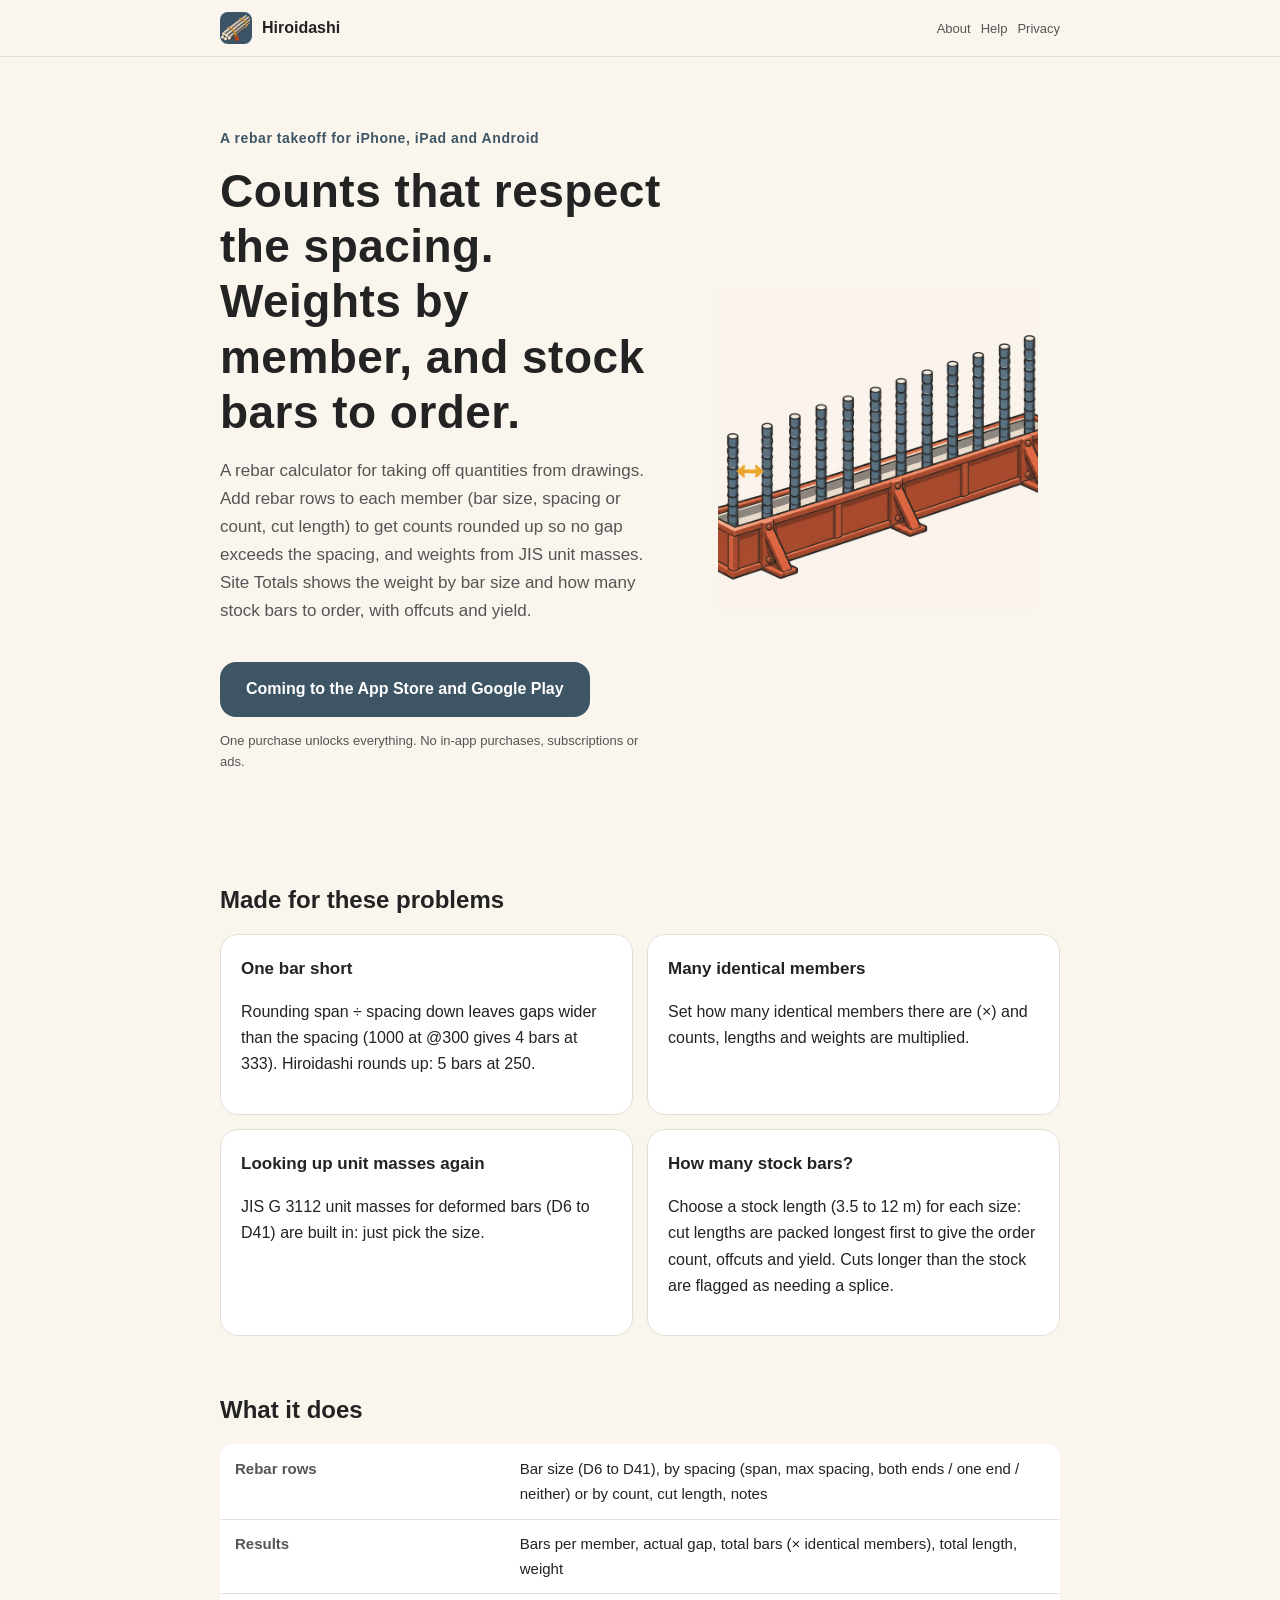
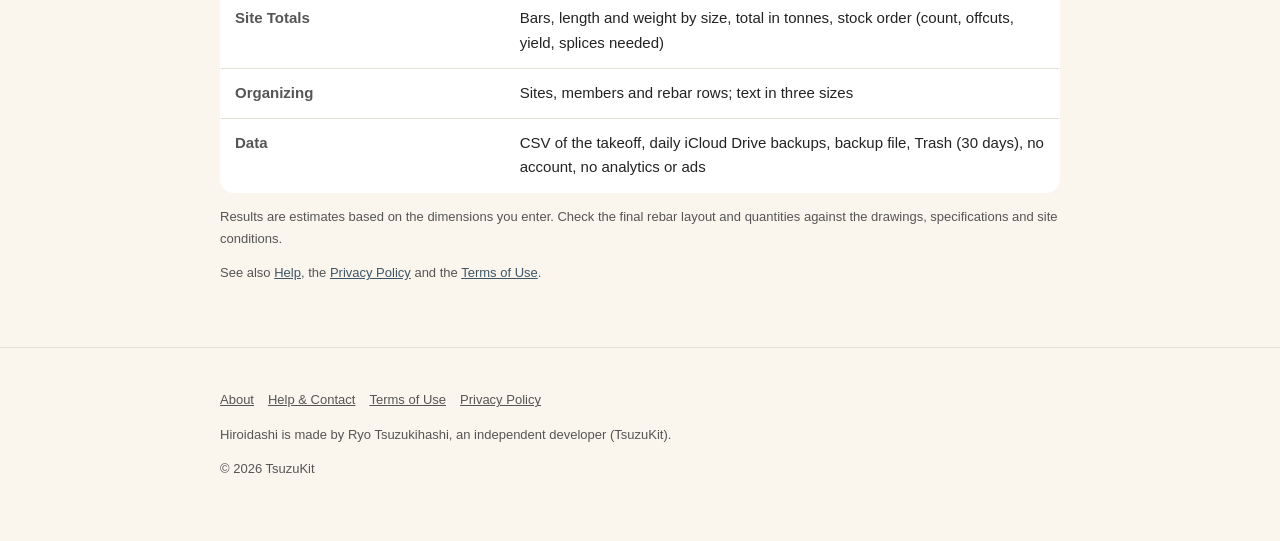
<file: index.html>
<!DOCTYPE html>
<html lang="ja" data-title-ja="ひろいだし｜鉄筋の本数・重量・定尺の計算" data-title-en="Hiroidashi | Rebar takeoff calculator">
<head>
<meta charset="UTF-8">
<meta name="viewport" content="width=device-width, initial-scale=1">
<script>(function(){var l=navigator.languages&&navigator.languages.length?navigator.languages:[navigator.language||"ja"],p="en";for(var i=0;i<l.length;i++){var c=String(l[i]).toLowerCase();if(c.indexOf("ja")===0){p="ja";break}if(c.indexOf("en")===0){p="en";break}}var d=document.documentElement;d.lang=p;var t=d.getAttribute("data-title-"+p);if(t){document.title=t}})();</script>
<title>ひろいだし｜鉄筋の本数・重量・定尺の計算</title>
<meta name="description" content="配置長とピッチから、ピッチを超えないように切り上げて本数を出し、部材ごとに径ごとの重さ、現場の集計で定尺を何本頼むかまで。買い切り・広告なし。 / Bar counts rounded up so no gap exceeds the spacing, weights by bar size for each member, and how many stock bars to order. One purchase, no ads.">
<meta property="og:title" content="ひろいだし｜鉄筋の本数・重量・定尺の計算">
<meta property="og:description" content="配置長とピッチから、ピッチを超えないように切り上げて本数を出し、部材ごとに径ごとの重さ、現場の集計で定尺を何本頼むかまで。買い切り・広告なし。">
<meta property="og:type" content="website">
<meta property="og:url" content="https://hiroidashi.tsuzukit.com/">
<meta property="og:image" content="https://hiroidashi.tsuzukit.com/assets/og.jpg">
<link rel="icon" href="assets/icon.png">
<link rel="apple-touch-icon" href="assets/icon.png">
<link rel="stylesheet" href="style.css">
</head>
<body>
<div data-l="ja" lang="ja">
<header class="site"><div class="wrap">
<a class="brand" href="./"><img src="assets/icon.png" alt="" width="32" height="32">ひろいだし</a>
<nav class="site"><a href="./">紹介</a><a href="support.html">使い方</a><a href="privacy.html">プライバシー</a></nav>
</div></header>
<main class="wrap">
<section class="hero">
<div>
<p class="eyebrow">iPhone・iPad・Android の鉄筋の拾い出し</p>
<h1>本数は、ピッチ以下で。<br>部材ごとの重さと、定尺の発注まで。</h1>
<p class="lead">図面から鉄筋の数量を拾い出す、配筋の計算アプリです。部材ごとに鉄筋の行（径・ピッチか本数・切寸）を足すと、間隔がピッチを超えないように切り上げた本数と、JIS の単位質量で重さが出ます。現場の集計では、径ごとの重さと、定尺を何本頼むか（端材・歩留まり）まで出します。</p>
<a class="cta" href="#store" id="store">App Store・Google Play で配信予定</a>
<p class="note">買い切りで全部の機能が使え、アプリ内課金・サブスクリプション・広告はありません。</p>
</div>
<img src="assets/hero.jpg" alt="組んだ鉄筋のそばで、図面を見ながら数量を拾い出している様子のイラスト" width="360">
</section>

<h2>こんな困りごとのために</h2>
<div class="grid two">
<div class="card"><h3>本数が1本足りない</h3><p>「配置長 ÷ ピッチ」を切り捨てると、間隔がピッチを超えます（1000 を @300 なら 4 本・間隔 333）。ひろいだしは切り上げて 5 本・間隔 250 と出します。</p></div>
<div class="card"><h3>同じ部材がいくつもある</h3><p>部材に「同じ部材の数（× 箇所）」を入れると、本数・総長・重さにかけて出します。</p></div>
<div class="card"><h3>重さの単位質量を調べ直す</h3><p>JIS G 3112 の異形棒鋼（D6〜D41）の単位質量を中に持っているので、径を選ぶだけです。</p></div>
<div class="card"><h3>定尺から何本切れるか分からない</h3><p>径ごとに定尺（3.5〜12 m）を選ぶと、切寸の長い順に詰めて、発注の本数・端材・歩留まりを出します。定尺より長い切寸は「継手が要る」と出します。</p></div>
</div>

<h2>できること</h2>
<table>
<tr><th>鉄筋の行</th><td>径（D6〜D41）・ピッチで（配置長・ピッチ・両端／片端／両端なし）か本数で・切寸・メモ</td></tr>
<tr><th>出す値</th><td>1部材の本数・実際の間隔・合計本数（× 箇所）・総長・重さ</td></tr>
<tr><th>現場の集計</th><td>径ごとの本数・総長・重さ・合計の t・定尺の発注（本数・端材・歩留まり・継手が要る本数）</td></tr>
<tr><th>まとめ方</th><td>現場 → 部材 → 鉄筋の行・字の大きさ（3段）</td></tr>
<tr><th>データ</th><td>拾い出しの CSV・iCloud Drive の毎日の控え・控えのファイル・ゴミ箱（30日）・アカウントなし・解析と広告なし</td></tr>
</table>
<p class="note">計算は入れた寸法をもとにした目安です。最終的な配筋や数量は、図面・仕様書・施工条件で確かめてください。</p>
<p class="note"><a href="support.html">使い方</a>・<a href="privacy.html">プライバシーポリシー</a>・<a href="terms.html">利用規約</a>もご覧ください。</p>
</main>
<footer class="site"><div class="wrap">
<p><a href="./">紹介</a><a href="support.html">使い方とお問い合わせ</a><a href="terms.html">利用規約</a><a href="privacy.html">プライバシーポリシー</a></p>
<p>ひろいだしは、個人開発者の續橋涼（TsuzuKit）が作っているアプリです。</p>
<p>© 2026 TsuzuKit</p>
</div></footer>
</div>
<div data-l="en" lang="en">
<header class="site"><div class="wrap">
<a class="brand" href="./"><img src="assets/icon.png" alt="" width="32" height="32">Hiroidashi</a>
<nav class="site"><a href="./">About</a><a href="support.html">Help</a><a href="privacy.html">Privacy</a></nav>
</div></header>
<main class="wrap">
<section class="hero">
<div>
<p class="eyebrow">A rebar takeoff for iPhone, iPad and Android</p>
<h1>Counts that respect the spacing.<br>Weights by member, and stock bars to order.</h1>
<p class="lead">A rebar calculator for taking off quantities from drawings. Add rebar rows to each member (bar size, spacing or count, cut length) to get counts rounded up so no gap exceeds the spacing, and weights from JIS unit masses. Site Totals shows the weight by bar size and how many stock bars to order, with offcuts and yield.</p>
<a class="cta" href="#store" id="store">Coming to the App Store and Google Play</a>
<p class="note">One purchase unlocks everything. No in-app purchases, subscriptions or ads.</p>
</div>
<img src="assets/hero.jpg" alt="Illustration of a rebar takeoff from drawings next to a rebar cage" width="360">
</section>

<h2>Made for these problems</h2>
<div class="grid two">
<div class="card"><h3>One bar short</h3><p>Rounding span ÷ spacing down leaves gaps wider than the spacing (1000 at @300 gives 4 bars at 333). Hiroidashi rounds up: 5 bars at 250.</p></div>
<div class="card"><h3>Many identical members</h3><p>Set how many identical members there are (×) and counts, lengths and weights are multiplied.</p></div>
<div class="card"><h3>Looking up unit masses again</h3><p>JIS G 3112 unit masses for deformed bars (D6 to D41) are built in: just pick the size.</p></div>
<div class="card"><h3>How many stock bars?</h3><p>Choose a stock length (3.5 to 12 m) for each size: cut lengths are packed longest first to give the order count, offcuts and yield. Cuts longer than the stock are flagged as needing a splice.</p></div>
</div>

<h2>What it does</h2>
<table>
<tr><th>Rebar rows</th><td>Bar size (D6 to D41), by spacing (span, max spacing, both ends / one end / neither) or by count, cut length, notes</td></tr>
<tr><th>Results</th><td>Bars per member, actual gap, total bars (× identical members), total length, weight</td></tr>
<tr><th>Site Totals</th><td>Bars, length and weight by size, total in tonnes, stock order (count, offcuts, yield, splices needed)</td></tr>
<tr><th>Organizing</th><td>Sites, members and rebar rows; text in three sizes</td></tr>
<tr><th>Data</th><td>CSV of the takeoff, daily iCloud Drive backups, backup file, Trash (30 days), no account, no analytics or ads</td></tr>
</table>
<p class="note">Results are estimates based on the dimensions you enter. Check the final rebar layout and quantities against the drawings, specifications and site conditions.</p>
<p class="note">See also <a href="support.html">Help</a>, the <a href="privacy.html">Privacy Policy</a> and the <a href="terms.html">Terms of Use</a>.</p>
</main>
<footer class="site"><div class="wrap">
<p><a href="./">About</a><a href="support.html">Help & Contact</a><a href="terms.html">Terms of Use</a><a href="privacy.html">Privacy Policy</a></p>
<p>Hiroidashi is made by Ryo Tsuzukihashi, an independent developer (TsuzuKit).</p>
<p>© 2026 TsuzuKit</p>
</div></footer>
</div>
</body>
</html>
</file>
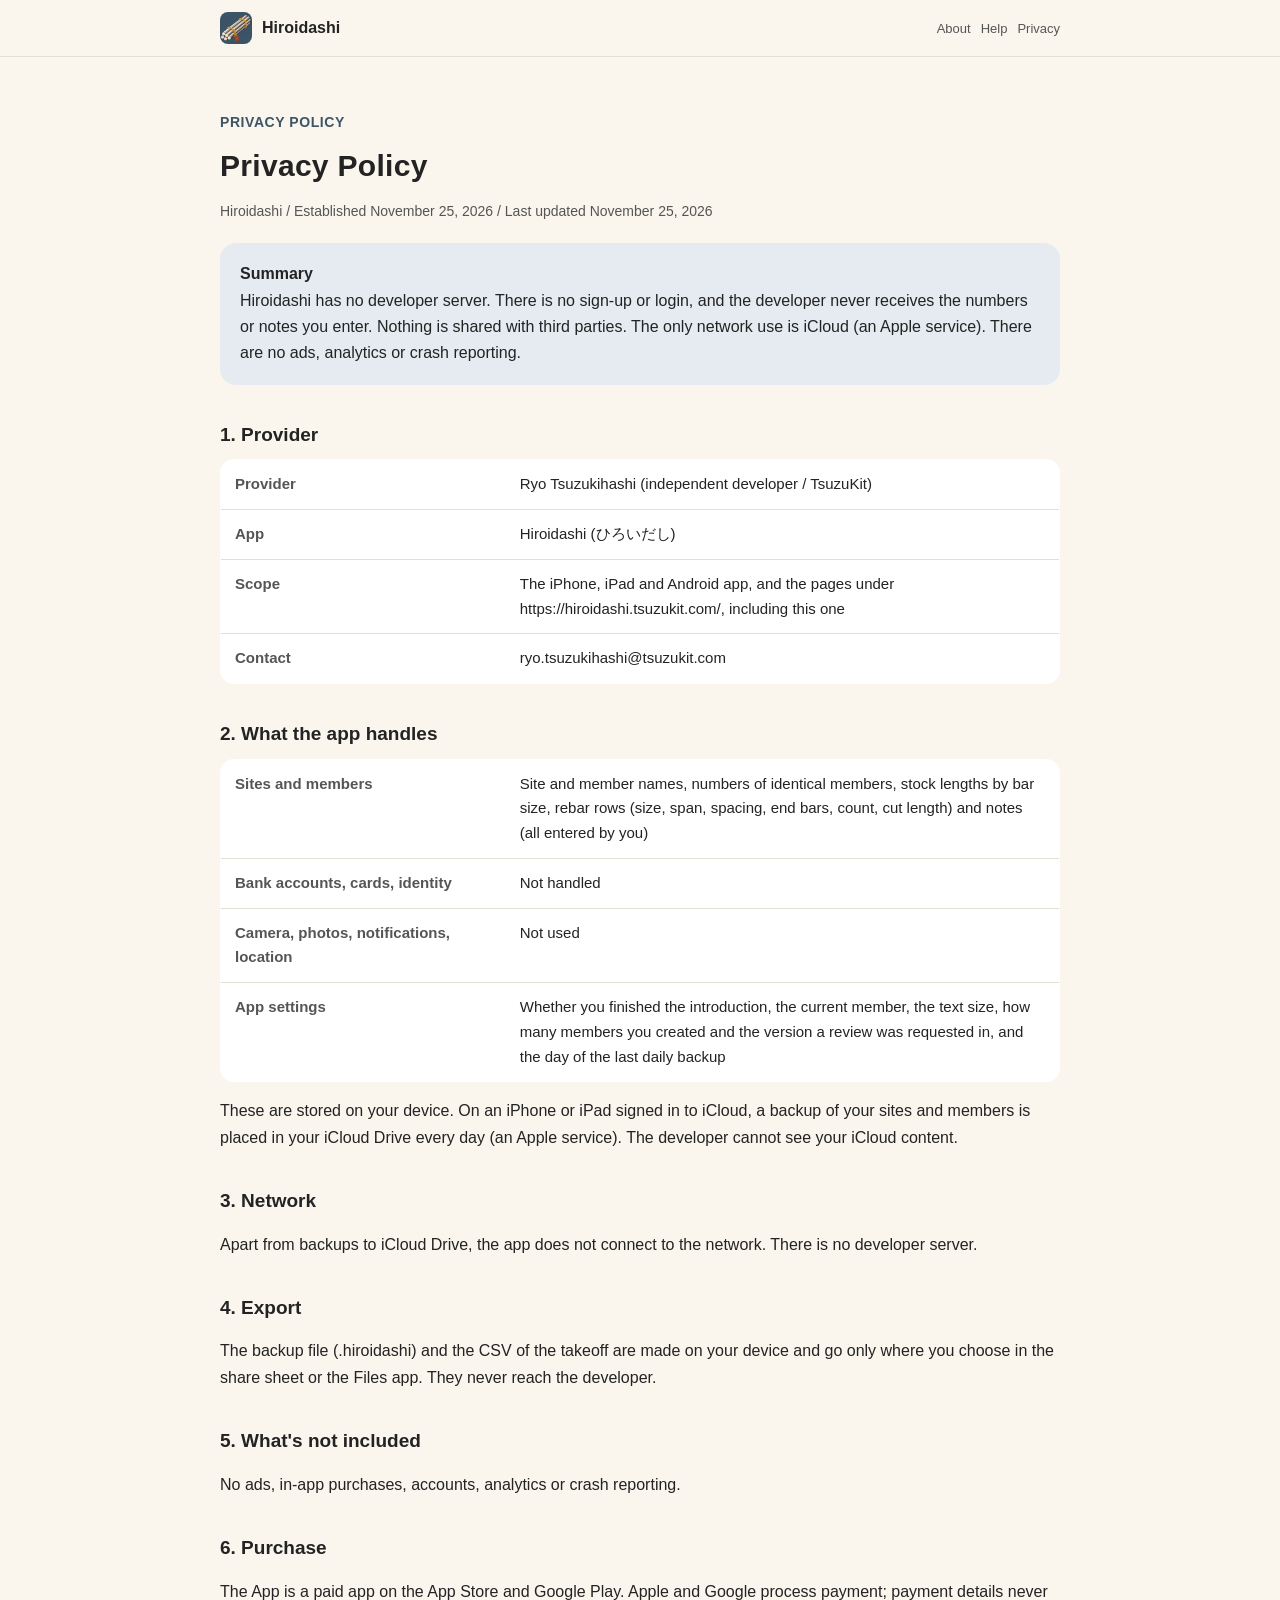
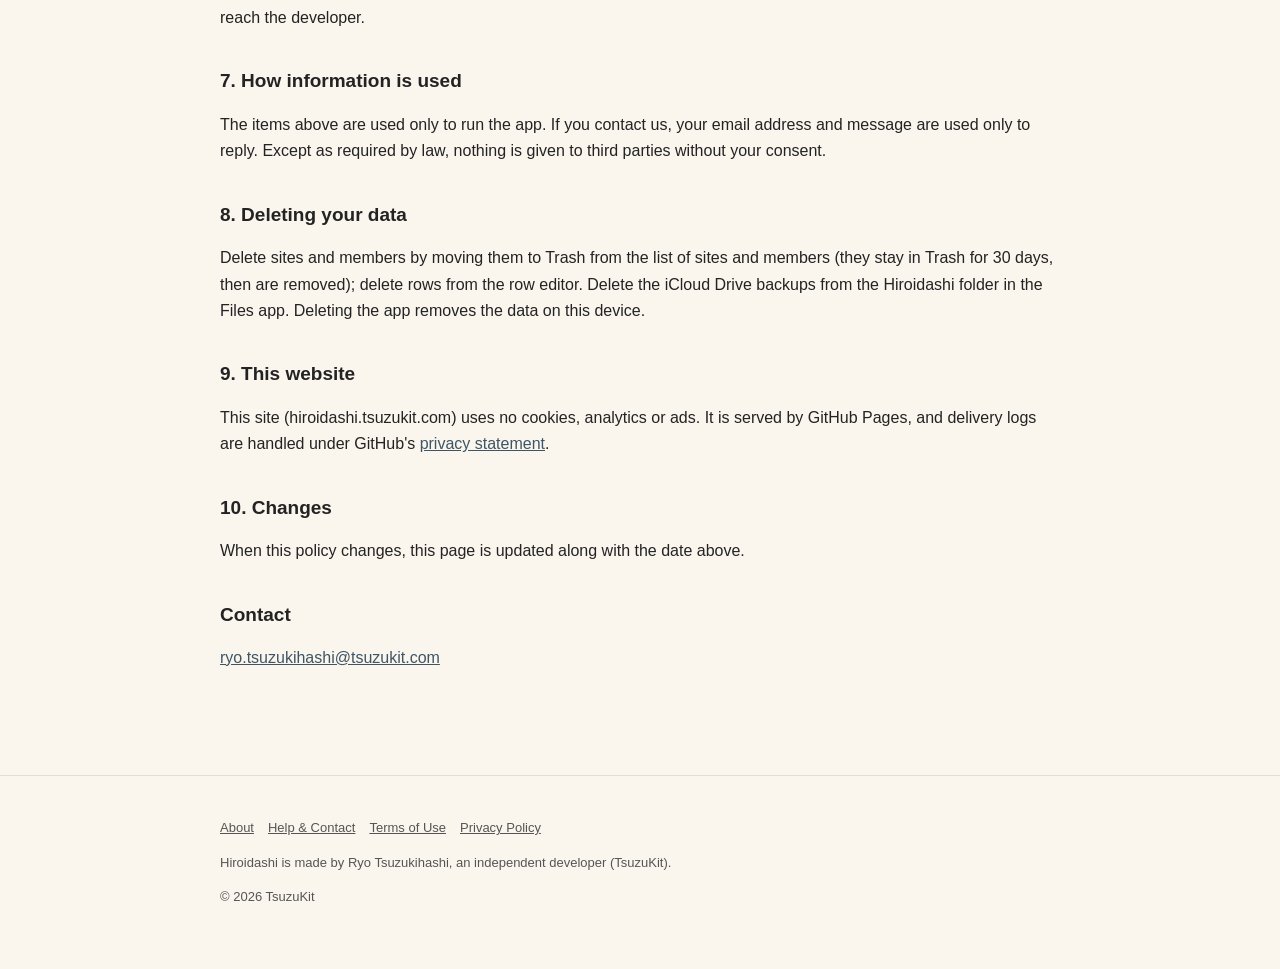
<file: privacy.html>
<!DOCTYPE html>
<html lang="ja" data-title-ja="プライバシーポリシー - ひろいだし" data-title-en="Privacy Policy - Hiroidashi">
<head>
<meta charset="UTF-8">
<meta name="viewport" content="width=device-width, initial-scale=1">
<script>(function(){var l=navigator.languages&&navigator.languages.length?navigator.languages:[navigator.language||"ja"],p="en";for(var i=0;i<l.length;i++){var c=String(l[i]).toLowerCase();if(c.indexOf("ja")===0){p="ja";break}if(c.indexOf("en")===0){p="en";break}}var d=document.documentElement;d.lang=p;var t=d.getAttribute("data-title-"+p);if(t){document.title=t}})();</script>
<title>プライバシーポリシー - ひろいだし</title>
<meta name="description" content="ひろいだしのプライバシーポリシー。開発者は個人情報を集めません。拾い出しは端末の外に送りません。 / Privacy Policy for Hiroidashi. The developer collects no personal information. Your takeoff never leaves your device.">
<meta property="og:title" content="プライバシーポリシー - ひろいだし">
<meta property="og:description" content="ひろいだしのプライバシーポリシー。開発者は個人情報を集めません。拾い出しは端末の外に送りません。">
<meta property="og:type" content="website">
<meta property="og:url" content="https://hiroidashi.tsuzukit.com/privacy.html">
<meta property="og:image" content="https://hiroidashi.tsuzukit.com/assets/og.jpg">
<link rel="icon" href="assets/icon.png">
<link rel="apple-touch-icon" href="assets/icon.png">
<link rel="stylesheet" href="style.css">
</head>
<body>
<div data-l="ja" lang="ja">
<header class="site"><div class="wrap">
<a class="brand" href="./"><img src="assets/icon.png" alt="" width="32" height="32">ひろいだし</a>
<nav class="site"><a href="./">紹介</a><a href="support.html">使い方</a><a href="privacy.html">プライバシー</a></nav>
</div></header>
<main class="wrap">
<article class="doc">
<p class="eyebrow">PRIVACY POLICY</p>
<h1>プライバシーポリシー</h1>
<p class="meta">ひろいだし／制定日 2026年11月25日／改定日 2026年11月25日</p>
<div class="summary"><strong>このポリシーの要旨</strong><br>ひろいだしは、開発者のサーバーを持たないアプリです。アカウント登録やログインはなく、開発者があなたの打った数やメモを受け取ることはありません。第三者に渡すこともありません。通信は iCloud（Apple のサービス）だけです。広告、分析ツール、クラッシュを報告する仕組みは入れていません。</div>
<h2>1. 提供者</h2>
<table>
<tr><th>提供者</th><td>續橋涼（個人開発者 / TsuzuKit）</td></tr>
<tr><th>アプリ名</th><td>ひろいだし（英語名 Hiroidashi）</td></tr>
<tr><th>対象</th><td>iPhone・iPad・Android 向けアプリと、このページを含む https://hiroidashi.tsuzukit.com/ 配下のページ</td></tr>
<tr><th>連絡先</th><td>ryo.tsuzukihashi@tsuzukit.com</td></tr>
</table>
<h2>2. アプリが扱うもの</h2>
<table>
<tr><th>現場と部材</th><td>現場と部材の名前・同じ部材の数・径ごとの定尺・鉄筋の行（径・配置長・ピッチ・端・本数・切寸）・メモ（どれもあなたが入れたもの）</td></tr>
<tr><th>銀行の口座・カード・本人の情報</th><td>扱いません</td></tr>
<tr><th>カメラ・写真・通知・位置</th><td>使いません</td></tr>
<tr><th>アプリの設定</th><td>案内を終えたかどうか・いまの部材・字の大きさ・作った部材の数とレビューのお願いを出した版・毎日の控えの日</td></tr>
</table>
<p>これらは端末の中に保存します。iCloud に入っている iPhone・iPad では、現場と部材の控えをあなたの iCloud Drive に毎日置きます（Apple のサービス）。開発者は、あなたの iCloud の中身を見ることはできません。</p>
<h2>3. 通信</h2>
<p>iCloud Drive への控えのほかに、通信はしません。開発者のサーバーはありません。</p>
<h2>4. 書き出し</h2>
<p>控えのファイル（.hiroidashi）と拾い出しの CSV は端末の中で作ります。送り先は、あなたが共有の画面やファイル App で選んだ場所です。開発者には届きません。</p>
<h2>5. 入れていないもの</h2>
<p>広告・アプリ内課金・アカウント登録・分析ツール・クラッシュの報告は入れていません。</p>
<h2>6. 購入</h2>
<p>本アプリは App Store と Google Play の有料アプリです。お支払いは Apple・Google が処理し、支払いの情報は開発者には届きません。</p>
<h2>7. 情報を使う目的</h2>
<p>上のものは、アプリを動かすためだけに使います。お問い合わせをいただいたときは、メールアドレスと内容をお返事のためだけに使います。法令にもとづく場合を除き、本人の同意なく第三者に渡すことはありません。</p>
<h2>8. 消したいとき</h2>
<p>現場と部材は、現場と部材の一覧からゴミ箱に入れて消せます（ゴミ箱に30日残り、そのあと消えます）。行は、行の窓から消せます。iCloud Drive の控えは、ファイル App の「Hiroidashi」のフォルダから消せます。アプリを消すと、端末の中のデータは消えます。</p>
<h2>9. このウェブサイトについて</h2>
<p>このサイト（hiroidashi.tsuzukit.com）は、Cookie も、アクセスを計測する仕組みも、広告も使っていません。サイトは GitHub Pages で配信しており、配信の記録は GitHub の <a href="https://docs.github.com/ja/site-policy/privacy-policies/github-general-privacy-statement">プライバシーについての声明</a> に沿って扱われます。</p>
<h2>10. 改定</h2>
<p>このポリシーを変えるときは、このページを書きかえ、上の改定日を新しくします。</p>
<h2>お問い合わせ</h2>
<p><a href="mailto:ryo.tsuzukihashi@tsuzukit.com">ryo.tsuzukihashi@tsuzukit.com</a></p>
</article>
</main>
<footer class="site"><div class="wrap">
<p><a href="./">紹介</a><a href="support.html">使い方とお問い合わせ</a><a href="terms.html">利用規約</a><a href="privacy.html">プライバシーポリシー</a></p>
<p>ひろいだしは、個人開発者の續橋涼（TsuzuKit）が作っているアプリです。</p>
<p>© 2026 TsuzuKit</p>
</div></footer>
</div>
<div data-l="en" lang="en">
<header class="site"><div class="wrap">
<a class="brand" href="./"><img src="assets/icon.png" alt="" width="32" height="32">Hiroidashi</a>
<nav class="site"><a href="./">About</a><a href="support.html">Help</a><a href="privacy.html">Privacy</a></nav>
</div></header>
<main class="wrap">
<article class="doc">
<p class="eyebrow">PRIVACY POLICY</p>
<h1>Privacy Policy</h1>
<p class="meta">Hiroidashi / Established November 25, 2026 / Last updated November 25, 2026</p>
<div class="summary"><strong>Summary</strong><br>Hiroidashi has no developer server. There is no sign-up or login, and the developer never receives the numbers or notes you enter. Nothing is shared with third parties. The only network use is iCloud (an Apple service). There are no ads, analytics or crash reporting.</div>
<h2>1. Provider</h2>
<table>
<tr><th>Provider</th><td>Ryo Tsuzukihashi (independent developer / TsuzuKit)</td></tr>
<tr><th>App</th><td>Hiroidashi (ひろいだし)</td></tr>
<tr><th>Scope</th><td>The iPhone, iPad and Android app, and the pages under https://hiroidashi.tsuzukit.com/, including this one</td></tr>
<tr><th>Contact</th><td>ryo.tsuzukihashi@tsuzukit.com</td></tr>
</table>
<h2>2. What the app handles</h2>
<table>
<tr><th>Sites and members</th><td>Site and member names, numbers of identical members, stock lengths by bar size, rebar rows (size, span, spacing, end bars, count, cut length) and notes (all entered by you)</td></tr>
<tr><th>Bank accounts, cards, identity</th><td>Not handled</td></tr>
<tr><th>Camera, photos, notifications, location</th><td>Not used</td></tr>
<tr><th>App settings</th><td>Whether you finished the introduction, the current member, the text size, how many members you created and the version a review was requested in, and the day of the last daily backup</td></tr>
</table>
<p>These are stored on your device. On an iPhone or iPad signed in to iCloud, a backup of your sites and members is placed in your iCloud Drive every day (an Apple service). The developer cannot see your iCloud content.</p>
<h2>3. Network</h2>
<p>Apart from backups to iCloud Drive, the app does not connect to the network. There is no developer server.</p>
<h2>4. Export</h2>
<p>The backup file (.hiroidashi) and the CSV of the takeoff are made on your device and go only where you choose in the share sheet or the Files app. They never reach the developer.</p>
<h2>5. What's not included</h2>
<p>No ads, in-app purchases, accounts, analytics or crash reporting.</p>
<h2>6. Purchase</h2>
<p>The App is a paid app on the App Store and Google Play. Apple and Google process payment; payment details never reach the developer.</p>
<h2>7. How information is used</h2>
<p>The items above are used only to run the app. If you contact us, your email address and message are used only to reply. Except as required by law, nothing is given to third parties without your consent.</p>
<h2>8. Deleting your data</h2>
<p>Delete sites and members by moving them to Trash from the list of sites and members (they stay in Trash for 30 days, then are removed); delete rows from the row editor. Delete the iCloud Drive backups from the Hiroidashi folder in the Files app. Deleting the app removes the data on this device.</p>
<h2>9. This website</h2>
<p>This site (hiroidashi.tsuzukit.com) uses no cookies, analytics or ads. It is served by GitHub Pages, and delivery logs are handled under GitHub's <a href="https://docs.github.com/en/site-policy/privacy-policies/github-general-privacy-statement">privacy statement</a>.</p>
<h2>10. Changes</h2>
<p>When this policy changes, this page is updated along with the date above.</p>
<h2>Contact</h2>
<p><a href="mailto:ryo.tsuzukihashi@tsuzukit.com">ryo.tsuzukihashi@tsuzukit.com</a></p>
</article>
</main>
<footer class="site"><div class="wrap">
<p><a href="./">About</a><a href="support.html">Help & Contact</a><a href="terms.html">Terms of Use</a><a href="privacy.html">Privacy Policy</a></p>
<p>Hiroidashi is made by Ryo Tsuzukihashi, an independent developer (TsuzuKit).</p>
<p>© 2026 TsuzuKit</p>
</div></footer>
</div>
</body>
</html>
</file>
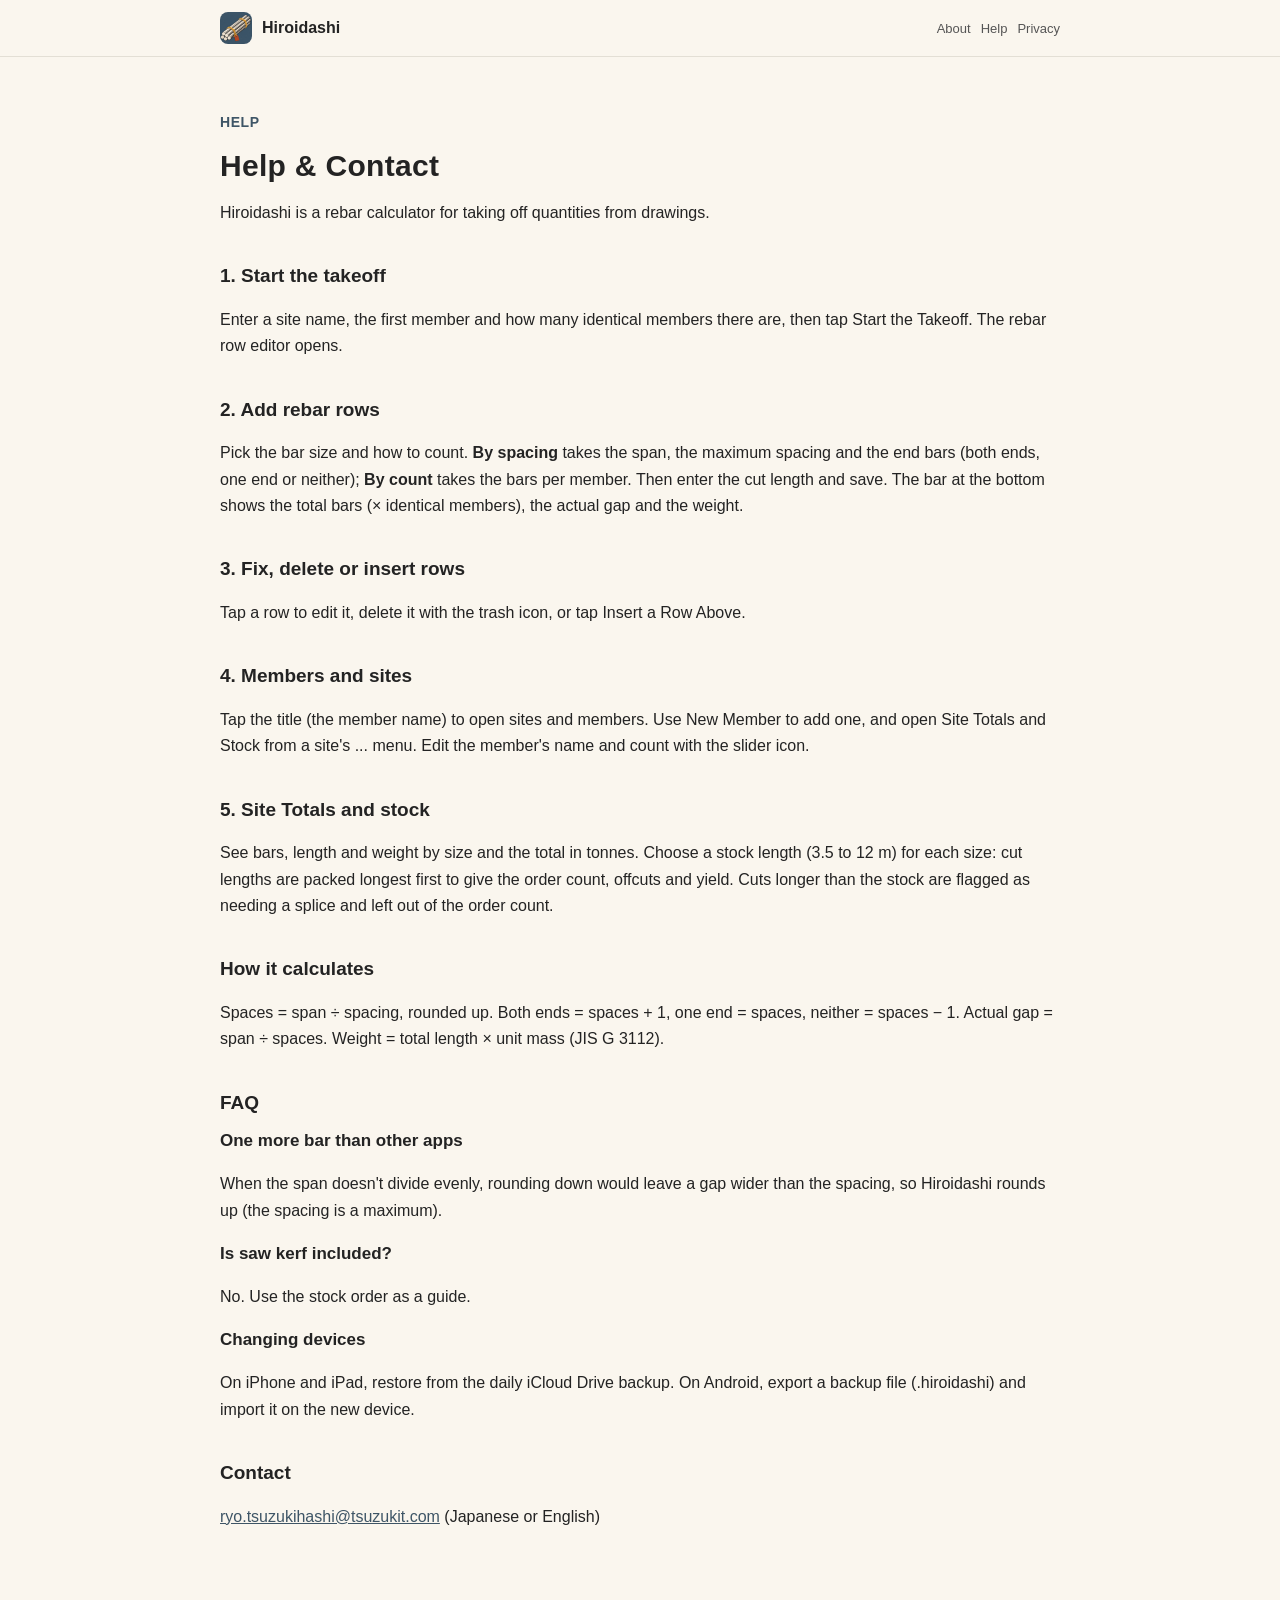
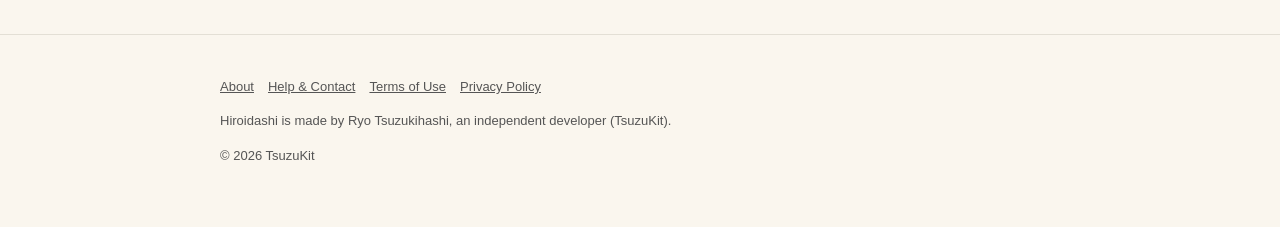
<file: support.html>
<!DOCTYPE html>
<html lang="ja" data-title-ja="使い方とお問い合わせ - ひろいだし" data-title-en="Help &amp; Contact - Hiroidashi">
<head>
<meta charset="UTF-8">
<meta name="viewport" content="width=device-width, initial-scale=1">
<script>(function(){var l=navigator.languages&&navigator.languages.length?navigator.languages:[navigator.language||"ja"],p="en";for(var i=0;i<l.length;i++){var c=String(l[i]).toLowerCase();if(c.indexOf("ja")===0){p="ja";break}if(c.indexOf("en")===0){p="en";break}}var d=document.documentElement;d.lang=p;var t=d.getAttribute("data-title-"+p);if(t){document.title=t}})();</script>
<title>使い方とお問い合わせ - ひろいだし</title>
<meta name="description" content="ひろいだしの使い方（鉄筋の行・部材と現場・現場の集計と定尺・計算のしかた）とよくあるご質問、お問い合わせ。 / How to use Hiroidashi (rebar rows, members and sites, site totals and stock, how it calculates), FAQ and contact.">
<meta property="og:title" content="使い方とお問い合わせ - ひろいだし">
<meta property="og:description" content="ひろいだしの使い方（鉄筋の行・部材と現場・現場の集計と定尺・計算のしかた）とよくあるご質問、お問い合わせ。">
<meta property="og:type" content="website">
<meta property="og:url" content="https://hiroidashi.tsuzukit.com/support.html">
<meta property="og:image" content="https://hiroidashi.tsuzukit.com/assets/og.jpg">
<link rel="icon" href="assets/icon.png">
<link rel="apple-touch-icon" href="assets/icon.png">
<link rel="stylesheet" href="style.css">
</head>
<body>
<div data-l="ja" lang="ja">
<header class="site"><div class="wrap">
<a class="brand" href="./"><img src="assets/icon.png" alt="" width="32" height="32">ひろいだし</a>
<nav class="site"><a href="./">紹介</a><a href="support.html">使い方</a><a href="privacy.html">プライバシー</a></nav>
</div></header>
<main class="wrap">
<article class="doc">
<p class="eyebrow">HELP</p>
<h1>使い方とお問い合わせ</h1>
<p>ひろいだしは、図面から鉄筋の数量を拾い出す、配筋の計算アプリです。</p>
<h2>1. 拾いはじめる</h2>
<p>現場の名前・最初の部材の名前・同じ部材の数（× 箇所）を入れて［拾いはじめる］を押すと、鉄筋の行の窓が開きます。</p>
<h2>2. 鉄筋の行を足す</h2>
<p>径を選び、本数の出し方を選びます。<b>ピッチで</b>は配置長とピッチ（これ以下）と端の鉄筋（両端に置く・片端だけ・両端に置かない）、<b>本数で</b>は1部材の本数を入れます。最後に切寸（1本の長さ）を入れて保存します。下の帯に、この行の合計本数（× 箇所）・実際の間隔・重さが出ます。</p>
<h2>3. 直す・消す・上に足す</h2>
<p>行を押すと窓が開きます。直して保存・ごみ箱の印で消す・［この行の上に1行足す］ができます。</p>
<h2>4. 部材と現場</h2>
<p>上の題（部材の名前）を押すと、現場と部材の一覧が開きます。［新しい部材］で部材を足し、現場の … から「現場の集計と定尺」を開けます。部材の名前と箇所は、右上の調整の印から直せます。</p>
<h2>5. 現場の集計と定尺</h2>
<p>径ごとの本数・総長・重さと合計の t が出ます。径ごとに定尺（3.5〜12 m）を選ぶと、切寸の長い順に詰めて、発注の本数・端材・歩留まりを出します。定尺より長い切寸は「継手が要る」と出し、発注の本数には入れません。</p>
<h2>計算のしかた</h2>
<p>区間の数 ＝ 配置長 ÷ ピッチ を切り上げた数。両端に置く ＝ 区間 ＋ 1、片端だけ ＝ 区間、両端に置かない ＝ 区間 − 1。実際の間隔 ＝ 配置長 ÷ 区間。重さ ＝ 総長 × 単位質量（JIS G 3112）。</p>
<h2>よくあるご質問</h2>
<h3>ほかのアプリより本数が1本多い</h3>
<p>割り切れないとき、切り捨てると間隔がピッチを超えるため、ひろいだしは切り上げます（ピッチは「これ以下」の決まりのため）。</p>
<h3>切りしろは入りますか</h3>
<p>入りません。発注の目安として使ってください。</p>
<h3>機種変更のとき</h3>
<p>iPhone・iPad は iCloud Drive の毎日の控えから戻せます。Android は控えのファイル（.hiroidashi）を書き出して、新しい端末で読みこみます。</p>
<h2>お問い合わせ</h2>
<p><a href="mailto:ryo.tsuzukihashi@tsuzukit.com">ryo.tsuzukihashi@tsuzukit.com</a>（日本語・英語）</p>
</article>
</main>
<footer class="site"><div class="wrap">
<p><a href="./">紹介</a><a href="support.html">使い方とお問い合わせ</a><a href="terms.html">利用規約</a><a href="privacy.html">プライバシーポリシー</a></p>
<p>ひろいだしは、個人開発者の續橋涼（TsuzuKit）が作っているアプリです。</p>
<p>© 2026 TsuzuKit</p>
</div></footer>
</div>
<div data-l="en" lang="en">
<header class="site"><div class="wrap">
<a class="brand" href="./"><img src="assets/icon.png" alt="" width="32" height="32">Hiroidashi</a>
<nav class="site"><a href="./">About</a><a href="support.html">Help</a><a href="privacy.html">Privacy</a></nav>
</div></header>
<main class="wrap">
<article class="doc">
<p class="eyebrow">HELP</p>
<h1>Help &amp; Contact</h1>
<p>Hiroidashi is a rebar calculator for taking off quantities from drawings.</p>
<h2>1. Start the takeoff</h2>
<p>Enter a site name, the first member and how many identical members there are, then tap Start the Takeoff. The rebar row editor opens.</p>
<h2>2. Add rebar rows</h2>
<p>Pick the bar size and how to count. <b>By spacing</b> takes the span, the maximum spacing and the end bars (both ends, one end or neither); <b>By count</b> takes the bars per member. Then enter the cut length and save. The bar at the bottom shows the total bars (× identical members), the actual gap and the weight.</p>
<h2>3. Fix, delete or insert rows</h2>
<p>Tap a row to edit it, delete it with the trash icon, or tap Insert a Row Above.</p>
<h2>4. Members and sites</h2>
<p>Tap the title (the member name) to open sites and members. Use New Member to add one, and open Site Totals and Stock from a site's ... menu. Edit the member's name and count with the slider icon.</p>
<h2>5. Site Totals and stock</h2>
<p>See bars, length and weight by size and the total in tonnes. Choose a stock length (3.5 to 12 m) for each size: cut lengths are packed longest first to give the order count, offcuts and yield. Cuts longer than the stock are flagged as needing a splice and left out of the order count.</p>
<h2>How it calculates</h2>
<p>Spaces = span ÷ spacing, rounded up. Both ends = spaces + 1, one end = spaces, neither = spaces − 1. Actual gap = span ÷ spaces. Weight = total length × unit mass (JIS G 3112).</p>
<h2>FAQ</h2>
<h3>One more bar than other apps</h3>
<p>When the span doesn't divide evenly, rounding down would leave a gap wider than the spacing, so Hiroidashi rounds up (the spacing is a maximum).</p>
<h3>Is saw kerf included?</h3>
<p>No. Use the stock order as a guide.</p>
<h3>Changing devices</h3>
<p>On iPhone and iPad, restore from the daily iCloud Drive backup. On Android, export a backup file (.hiroidashi) and import it on the new device.</p>
<h2>Contact</h2>
<p><a href="mailto:ryo.tsuzukihashi@tsuzukit.com">ryo.tsuzukihashi@tsuzukit.com</a> (Japanese or English)</p>
</article>
</main>
<footer class="site"><div class="wrap">
<p><a href="./">About</a><a href="support.html">Help & Contact</a><a href="terms.html">Terms of Use</a><a href="privacy.html">Privacy Policy</a></p>
<p>Hiroidashi is made by Ryo Tsuzukihashi, an independent developer (TsuzuKit).</p>
<p>© 2026 TsuzuKit</p>
</div></footer>
</div>
</body>
</html>
</file>
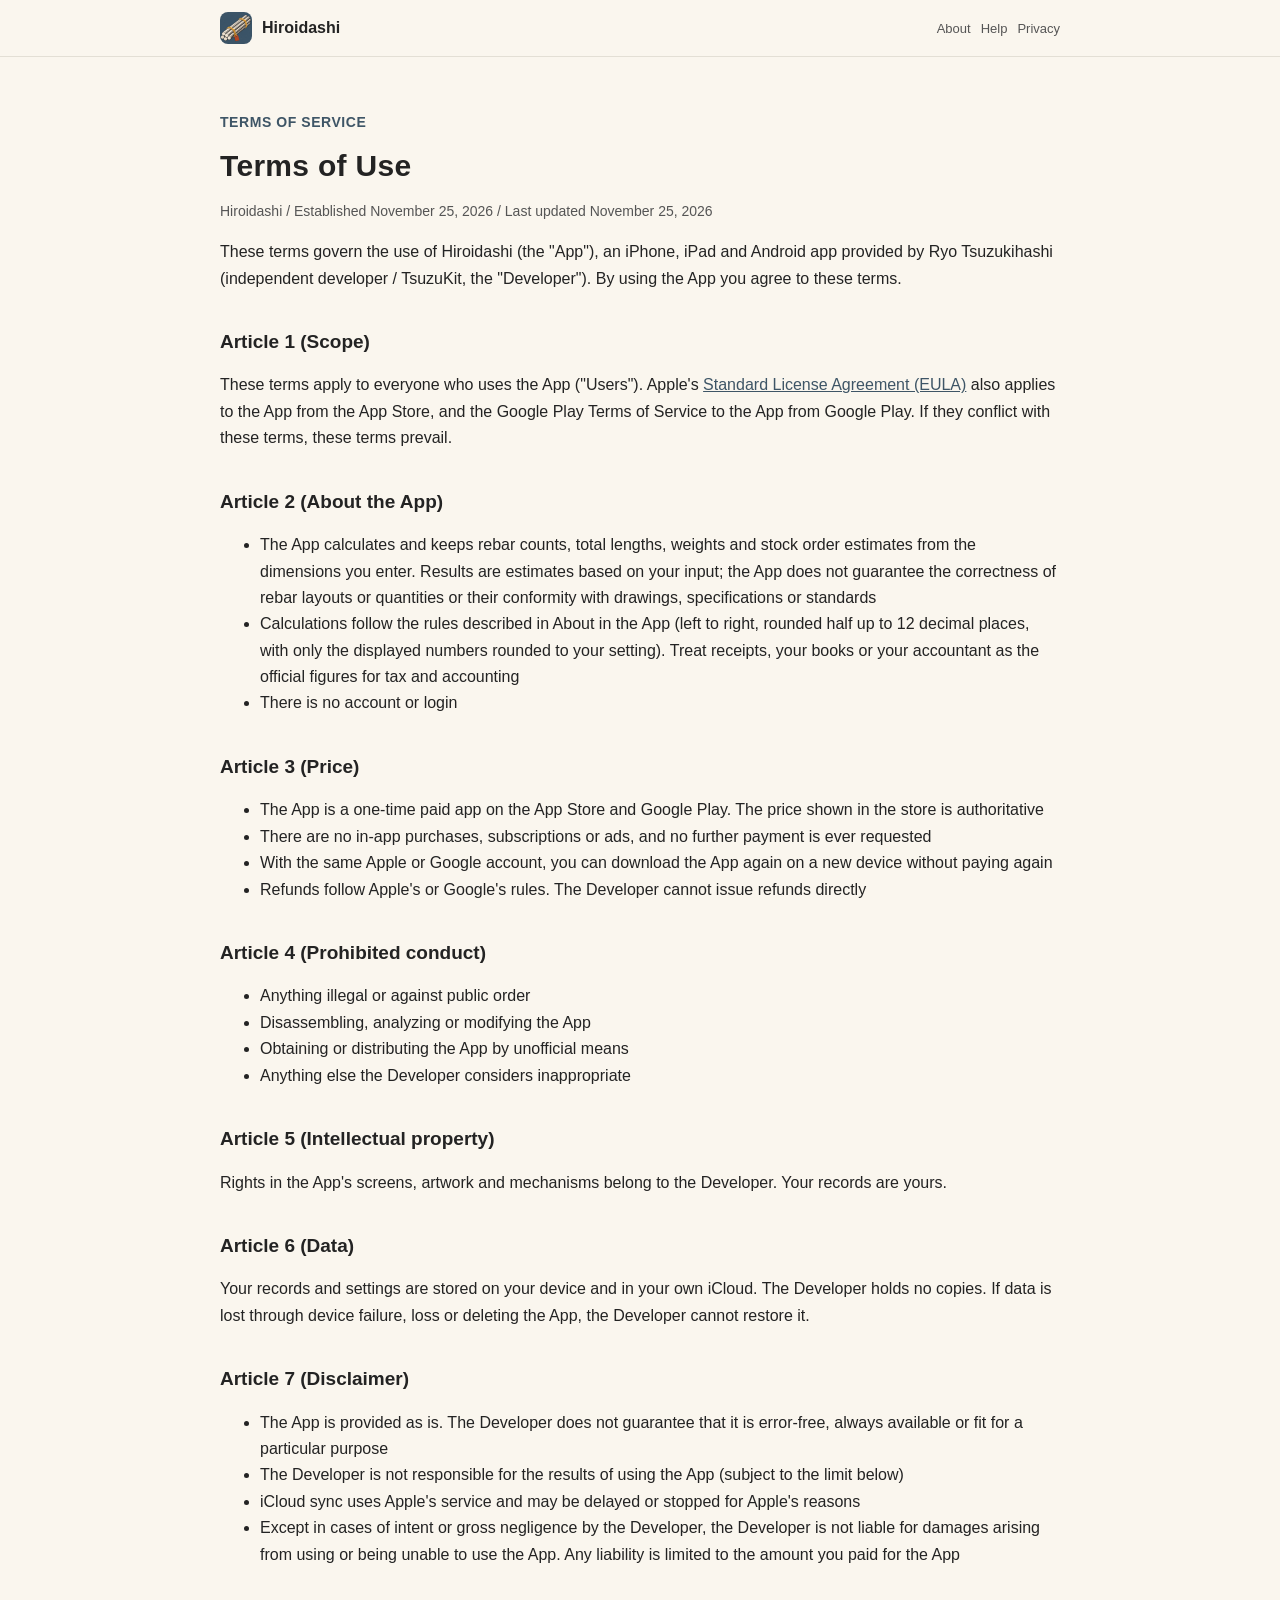
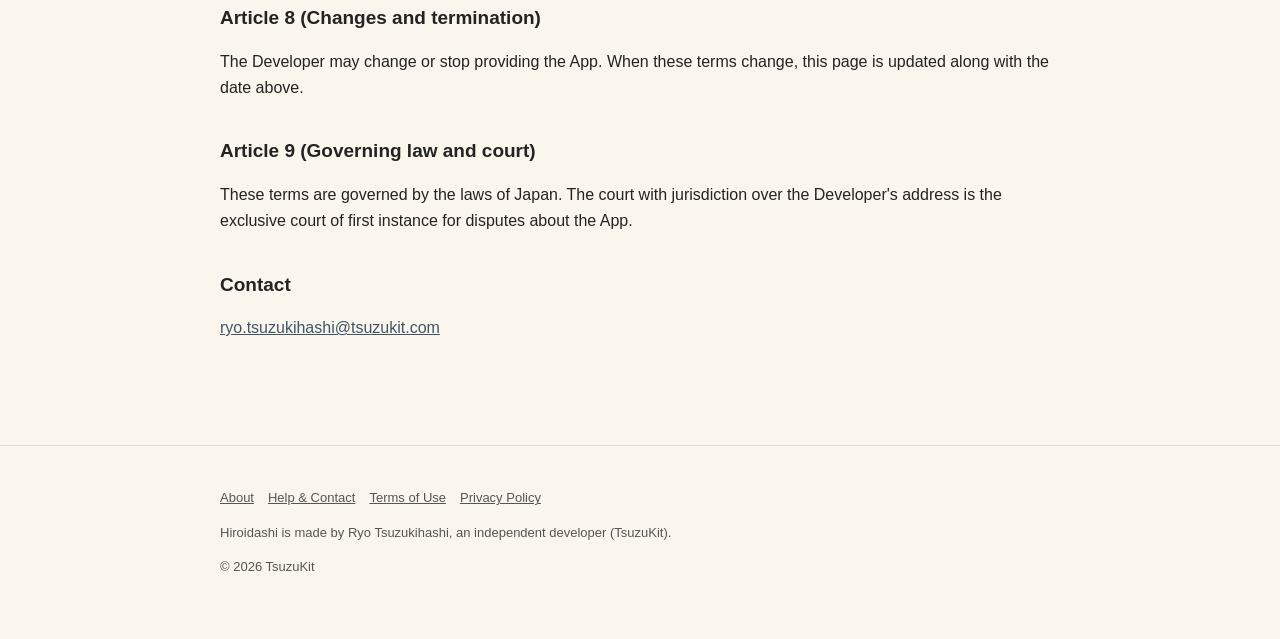
<file: terms.html>
<!DOCTYPE html>
<html lang="ja" data-title-ja="利用規約 - ひろいだし" data-title-en="Terms of Use - Hiroidashi">
<head>
<meta charset="UTF-8">
<meta name="viewport" content="width=device-width, initial-scale=1">
<script>(function(){var l=navigator.languages&&navigator.languages.length?navigator.languages:[navigator.language||"ja"],p="en";for(var i=0;i<l.length;i++){var c=String(l[i]).toLowerCase();if(c.indexOf("ja")===0){p="ja";break}if(c.indexOf("en")===0){p="en";break}}var d=document.documentElement;d.lang=p;var t=d.getAttribute("data-title-"+p);if(t){document.title=t}})();</script>
<title>利用規約 - ひろいだし</title>
<meta name="description" content="ひろいだしの利用規約。 / Terms of Use for Hiroidashi.">
<meta property="og:title" content="利用規約 - ひろいだし">
<meta property="og:description" content="ひろいだしの利用規約。">
<meta property="og:type" content="website">
<meta property="og:url" content="https://hiroidashi.tsuzukit.com/terms.html">
<meta property="og:image" content="https://hiroidashi.tsuzukit.com/assets/og.jpg">
<link rel="icon" href="assets/icon.png">
<link rel="apple-touch-icon" href="assets/icon.png">
<link rel="stylesheet" href="style.css">
</head>
<body>
<div data-l="ja" lang="ja">
<header class="site"><div class="wrap">
<a class="brand" href="./"><img src="assets/icon.png" alt="" width="32" height="32">ひろいだし</a>
<nav class="site"><a href="./">紹介</a><a href="support.html">使い方</a><a href="privacy.html">プライバシー</a></nav>
</div></header>
<main class="wrap">
<article class="doc">
<p class="eyebrow">TERMS OF SERVICE</p>
<h1>利用規約</h1>
<p class="meta">ひろいだし／制定日 2026年11月25日／改定日 2026年11月25日</p>
<p>この規約は、續橋涼（個人開発者 / TsuzuKit。以下「開発者」）が提供する iPhone・iPad・Android アプリ「ひろいだし」（以下「本アプリ」）を使うときの決まりです。本アプリを使った時点で、この規約に同意したものとします。</p>
<h2>第1条（適用）</h2>
<p>この規約は、本アプリを使うすべての方（以下「利用者」）に適用されます。App Store から入れた本アプリには、Apple が定める<a href="https://www.apple.com/legal/internet-services/itunes/dev/stdeula/">標準のライセンス契約（EULA）</a>も、Google Play から入れた本アプリには Google Play の利用規約も、あわせて適用されます。この規約とそれらが食い違うときは、この規約を優先します。</p>
<h2>第2条（本アプリについて）</h2>
<ul>
<li>本アプリは、利用者が入れた寸法から、鉄筋の本数・総長・重さと定尺の発注の目安を計算して残すアプリです。計算は入れた寸法をもとにした目安で、配筋や数量の正しさ、図面・仕様書・規準に合うことを保証するものではありません</li>
<li>計算は「このアプリについて」に書いた決まり（左から順・小数12桁で四捨五入・表示だけ設定の桁で丸める）で行います。税・会計・帳簿の正式な数は、レシートや帳簿・税理士などの確認を正としてください</li>
<li>アカウント登録やログインはありません</li>
</ul>
<h2>第3条（料金）</h2>
<ul>
<li>本アプリは、App Store・Google Play で購入する買い切りの有料アプリです。価格はストアに表示されるものが正です</li>
<li>アプリ内課金、サブスクリプション、広告はありません。購入したあとに追加の支払いを求めることはありません</li>
<li>同じ Apple アカウント・Google アカウントであれば、機種変更やアプリの入れ直しのときに、もう一度お支払いいただかずにダウンロードできます</li>
<li>返金は Apple・Google の規定に従います。開発者が直接返金することはできません</li>
</ul>
<h2>第4条（禁止事項）</h2>
<p>本アプリを使うとき、次のことをしてはいけません。</p>
<ul>
<li>法令や公序良俗に反すること</li>
<li>本アプリを分解・解析・改変すること</li>
<li>本アプリを正規の方法以外で入手したり、配ったりすること</li>
<li>そのほか、開発者が不適切と判断すること</li>
</ul>
<h2>第5条（知的財産）</h2>
<p>本アプリの画面・絵・仕組みについての権利は、開発者にあります。利用者が入れた記録は、利用者のものです。</p>
<h2>第6条（データ）</h2>
<p>記録・設定は、利用者の端末と、利用者の iCloud に保存されます。開発者はその記録を持っていません。端末の故障や紛失、アプリの削除などで消えても、開発者は元に戻すことができません。</p>
<h2>第7条（免責事項）</h2>
<ul>
<li>本アプリは、そのままの状態で提供します。開発者は、本アプリに誤りがないこと、いつでも使えること、特定の目的に合うことを保証しません</li>
<li>本アプリを使った結果について、開発者は責任を負いません（下の項の上限のとおり）</li>
<li>iCloud の同期は Apple のサービスを使うため、Apple の都合で遅れたり止まったりすることがあります</li>
<li>本アプリを使ったこと、または使えなかったことで利用者や周りの人に損害が生じても、開発者に故意または重大な過失がある場合を除き、開発者は責任を負いません。責任を負う場合も、利用者が本アプリに支払った金額を上限とします</li>
</ul>
<h2>第8条（変更と終了）</h2>
<p>開発者は、本アプリの内容を変えること、提供を終えることがあります。この規約を変えるときは、このページを書きかえ、上の改定日を新しくします。</p>
<h2>第9条（準拠法と裁判所）</h2>
<p>この規約は日本法に従います。本アプリについての争いは、開発者の住所地を管轄する裁判所を、第一審の専属的な合意管轄裁判所とします。</p>
<h2>お問い合わせ</h2>
<p><a href="mailto:ryo.tsuzukihashi@tsuzukit.com">ryo.tsuzukihashi@tsuzukit.com</a></p>
</article>
</main>
<footer class="site"><div class="wrap">
<p><a href="./">紹介</a><a href="support.html">使い方とお問い合わせ</a><a href="terms.html">利用規約</a><a href="privacy.html">プライバシーポリシー</a></p>
<p>ひろいだしは、個人開発者の續橋涼（TsuzuKit）が作っているアプリです。</p>
<p>© 2026 TsuzuKit</p>
</div></footer>
</div>
<div data-l="en" lang="en">
<header class="site"><div class="wrap">
<a class="brand" href="./"><img src="assets/icon.png" alt="" width="32" height="32">Hiroidashi</a>
<nav class="site"><a href="./">About</a><a href="support.html">Help</a><a href="privacy.html">Privacy</a></nav>
</div></header>
<main class="wrap">
<article class="doc">
<p class="eyebrow">TERMS OF SERVICE</p>
<h1>Terms of Use</h1>
<p class="meta">Hiroidashi / Established November 25, 2026 / Last updated November 25, 2026</p>
<p>These terms govern the use of Hiroidashi (the "App"), an iPhone, iPad and Android app provided by Ryo Tsuzukihashi (independent developer / TsuzuKit, the "Developer"). By using the App you agree to these terms.</p>
<h2>Article 1 (Scope)</h2>
<p>These terms apply to everyone who uses the App ("Users"). Apple's <a href="https://www.apple.com/legal/internet-services/itunes/dev/stdeula/">Standard License Agreement (EULA)</a> also applies to the App from the App Store, and the Google Play Terms of Service to the App from Google Play. If they conflict with these terms, these terms prevail.</p>
<h2>Article 2 (About the App)</h2>
<ul>
<li>The App calculates and keeps rebar counts, total lengths, weights and stock order estimates from the dimensions you enter. Results are estimates based on your input; the App does not guarantee the correctness of rebar layouts or quantities or their conformity with drawings, specifications or standards</li>
<li>Calculations follow the rules described in About in the App (left to right, rounded half up to 12 decimal places, with only the displayed numbers rounded to your setting). Treat receipts, your books or your accountant as the official figures for tax and accounting</li>
<li>There is no account or login</li>
</ul>
<h2>Article 3 (Price)</h2>
<ul>
<li>The App is a one-time paid app on the App Store and Google Play. The price shown in the store is authoritative</li>
<li>There are no in-app purchases, subscriptions or ads, and no further payment is ever requested</li>
<li>With the same Apple or Google account, you can download the App again on a new device without paying again</li>
<li>Refunds follow Apple's or Google's rules. The Developer cannot issue refunds directly</li>
</ul>
<h2>Article 4 (Prohibited conduct)</h2>
<ul>
<li>Anything illegal or against public order</li>
<li>Disassembling, analyzing or modifying the App</li>
<li>Obtaining or distributing the App by unofficial means</li>
<li>Anything else the Developer considers inappropriate</li>
</ul>
<h2>Article 5 (Intellectual property)</h2>
<p>Rights in the App's screens, artwork and mechanisms belong to the Developer. Your records are yours.</p>
<h2>Article 6 (Data)</h2>
<p>Your records and settings are stored on your device and in your own iCloud. The Developer holds no copies. If data is lost through device failure, loss or deleting the App, the Developer cannot restore it.</p>
<h2>Article 7 (Disclaimer)</h2>
<ul>
<li>The App is provided as is. The Developer does not guarantee that it is error-free, always available or fit for a particular purpose</li>
<li>The Developer is not responsible for the results of using the App (subject to the limit below)</li>
<li>iCloud sync uses Apple's service and may be delayed or stopped for Apple's reasons</li>
<li>Except in cases of intent or gross negligence by the Developer, the Developer is not liable for damages arising from using or being unable to use the App. Any liability is limited to the amount you paid for the App</li>
</ul>
<h2>Article 8 (Changes and termination)</h2>
<p>The Developer may change or stop providing the App. When these terms change, this page is updated along with the date above.</p>
<h2>Article 9 (Governing law and court)</h2>
<p>These terms are governed by the laws of Japan. The court with jurisdiction over the Developer's address is the exclusive court of first instance for disputes about the App.</p>
<h2>Contact</h2>
<p><a href="mailto:ryo.tsuzukihashi@tsuzukit.com">ryo.tsuzukihashi@tsuzukit.com</a></p>
</article>
</main>
<footer class="site"><div class="wrap">
<p><a href="./">About</a><a href="support.html">Help & Contact</a><a href="terms.html">Terms of Use</a><a href="privacy.html">Privacy Policy</a></p>
<p>Hiroidashi is made by Ryo Tsuzukihashi, an independent developer (TsuzuKit).</p>
<p>© 2026 TsuzuKit</p>
</div></footer>
</div>
</body>
</html>
</file>
<file: style.css>
/* ひろいだし — 生成りの地・墨の文字・江戸紫の差し色（地の上で 4.5:1 以上）。暗い表示は淡い紫の字 */
:root {
  --paper: #faf6ee; --card: #ffffff; --ink: #232323; --sub: #555555; --line: #e3dfd5; --on-accent: #ffffff;
  --vermilion: #3e5566; --vermilion-soft: #e5ebf0; --navy: #3e5566; --correct: #2e7d4f;
}
@media (prefers-color-scheme: dark) {
  :root { --paper: #12161d; --card: #1b212b; --ink: #eef1f5; --sub: #b3bac6; --line: #2e3644; --on-accent: #0f1a2c;
    --vermilion: #a9bfd0; --vermilion-soft: #26333e; --navy: #a9bfd0; --correct: #7fd19b; }
}
* { box-sizing: border-box; }
html { -webkit-text-size-adjust: 100%; }
body { margin: 0; background: var(--paper); color: var(--ink); line-height: 1.8;
  font-family: -apple-system, BlinkMacSystemFont, "Hiragino Sans", "Hiragino Kaku Gothic ProN", "Noto Sans JP", sans-serif; }
a { color: var(--navy); }
.wrap { max-width: 880px; margin: 0 auto; padding: 0 20px; }
header.site { border-bottom: 1px solid var(--line); background: var(--paper); position: sticky; top: 0; z-index: 5; }
header.site .wrap { display: flex; align-items: center; gap: 16px; min-height: 56px; }
.brand { display: flex; align-items: center; gap: 10px; font-weight: 800; text-decoration: none; color: var(--ink); margin-right: auto; }
.brand img { width: 32px; height: 32px; border-radius: 8px; }
nav.site a { font-size: 14px; text-decoration: none; color: var(--sub); margin-left: 14px; white-space: nowrap; }
nav.site a:hover { color: var(--ink); }
.hero { padding: 56px 0 40px; display: grid; gap: 32px; align-items: center; }
@media (min-width: 760px) { .hero { grid-template-columns: 1.1fr 0.9fr; } }
.eyebrow { color: var(--vermilion); font-weight: 700; font-size: 14px; letter-spacing: 0.04em; }
h1 { font-size: clamp(30px, 6vw, 46px); line-height: 1.35; margin: 8px 0 16px; letter-spacing: 0.01em; }
h2 { font-size: 24px; margin: 56px 0 16px; line-height: 1.5; }
h3 { font-size: 17px; margin: 0 0 6px; }
.lead { font-size: 17px; color: var(--sub); }
.cta { display: inline-block; margin-top: 20px; background: var(--vermilion); color: var(--on-accent); font-weight: 700; text-decoration: none;
  padding: 14px 26px; border-radius: 16px; }
.note { font-size: 13px; color: var(--sub); }
.hero img { width: 100%; max-width: 320px; height: auto; justify-self: center; }
.grid { display: grid; gap: 14px; }
@media (min-width: 700px) { .grid.two { grid-template-columns: 1fr 1fr; } .grid.three { grid-template-columns: repeat(3, 1fr); } }
.card { background: var(--card); border: 1px solid var(--line); border-radius: 18px; padding: 20px; }
.card.em { background: var(--vermilion-soft); border-color: transparent; }
.steps { counter-reset: step; }
.steps .card { position: relative; padding-left: 62px; }
.steps .card::before { counter-increment: step; content: counter(step); position: absolute; left: 18px; top: 18px; width: 32px; height: 32px;
  border-radius: 50%; border: 2.5px solid var(--vermilion); color: var(--vermilion); font-weight: 800; display: grid; place-items: center; }
table { width: 100%; border-collapse: collapse; background: var(--card); border: 1px solid var(--line); border-radius: 14px; overflow: hidden; }
th, td { text-align: left; padding: 12px 14px; border-bottom: 1px solid var(--line); vertical-align: top; font-size: 15px; }
th { width: 34%; color: var(--sub); font-weight: 600; }
tr:last-child th, tr:last-child td { border-bottom: none; }
.doc { padding: 40px 0 24px; }
.doc h1 { font-size: 30px; }
.doc h2 { font-size: 19px; margin: 36px 0 10px; }
.doc .meta { color: var(--sub); font-size: 14px; }
.doc .summary { background: var(--vermilion-soft); border-radius: 16px; padding: 18px 20px; margin: 20px 0; }
details { background: var(--card); border: 1px solid var(--line); border-radius: 14px; padding: 14px 18px; }
details + details { margin-top: 10px; }
summary { font-weight: 700; cursor: pointer; }
footer.site { border-top: 1px solid var(--line); margin-top: 64px; padding: 28px 0 48px; color: var(--sub); font-size: 13px; }
footer.site a { color: var(--sub); margin-right: 14px; }
.qid { font-family: ui-monospace, SFMono-Regular, Menlo, monospace; background: var(--card); border: 1px solid var(--line);
  border-radius: 8px; padding: 2px 8px; }
/* 端末の言語に合うほうだけ見せる（build.py が両方を1ページに入れる） */
html[lang="ja"] [data-l="en"], html[lang="en"] [data-l="ja"] { display: none; }
[lang="en"] { line-height: 1.65; }
[lang="en"] h1 { line-height: 1.2; }
[lang="en"] nav.site a { font-size: 13px; margin-left: 10px; }
@media (max-width: 480px) { nav.site a { font-size: 12px; margin-left: 8px; } header.site .wrap { gap: 4px; } .brand { gap: 7px; font-size: 15px; } }
.brand { white-space: nowrap; flex-shrink: 0; }
/* 幅の狭い画面では、上の帯の「紹介」を出さない（左のアプリ名が同じ行き先） */
@media (max-width: 480px) { nav.site a:first-child { display: none; } }
</file>
